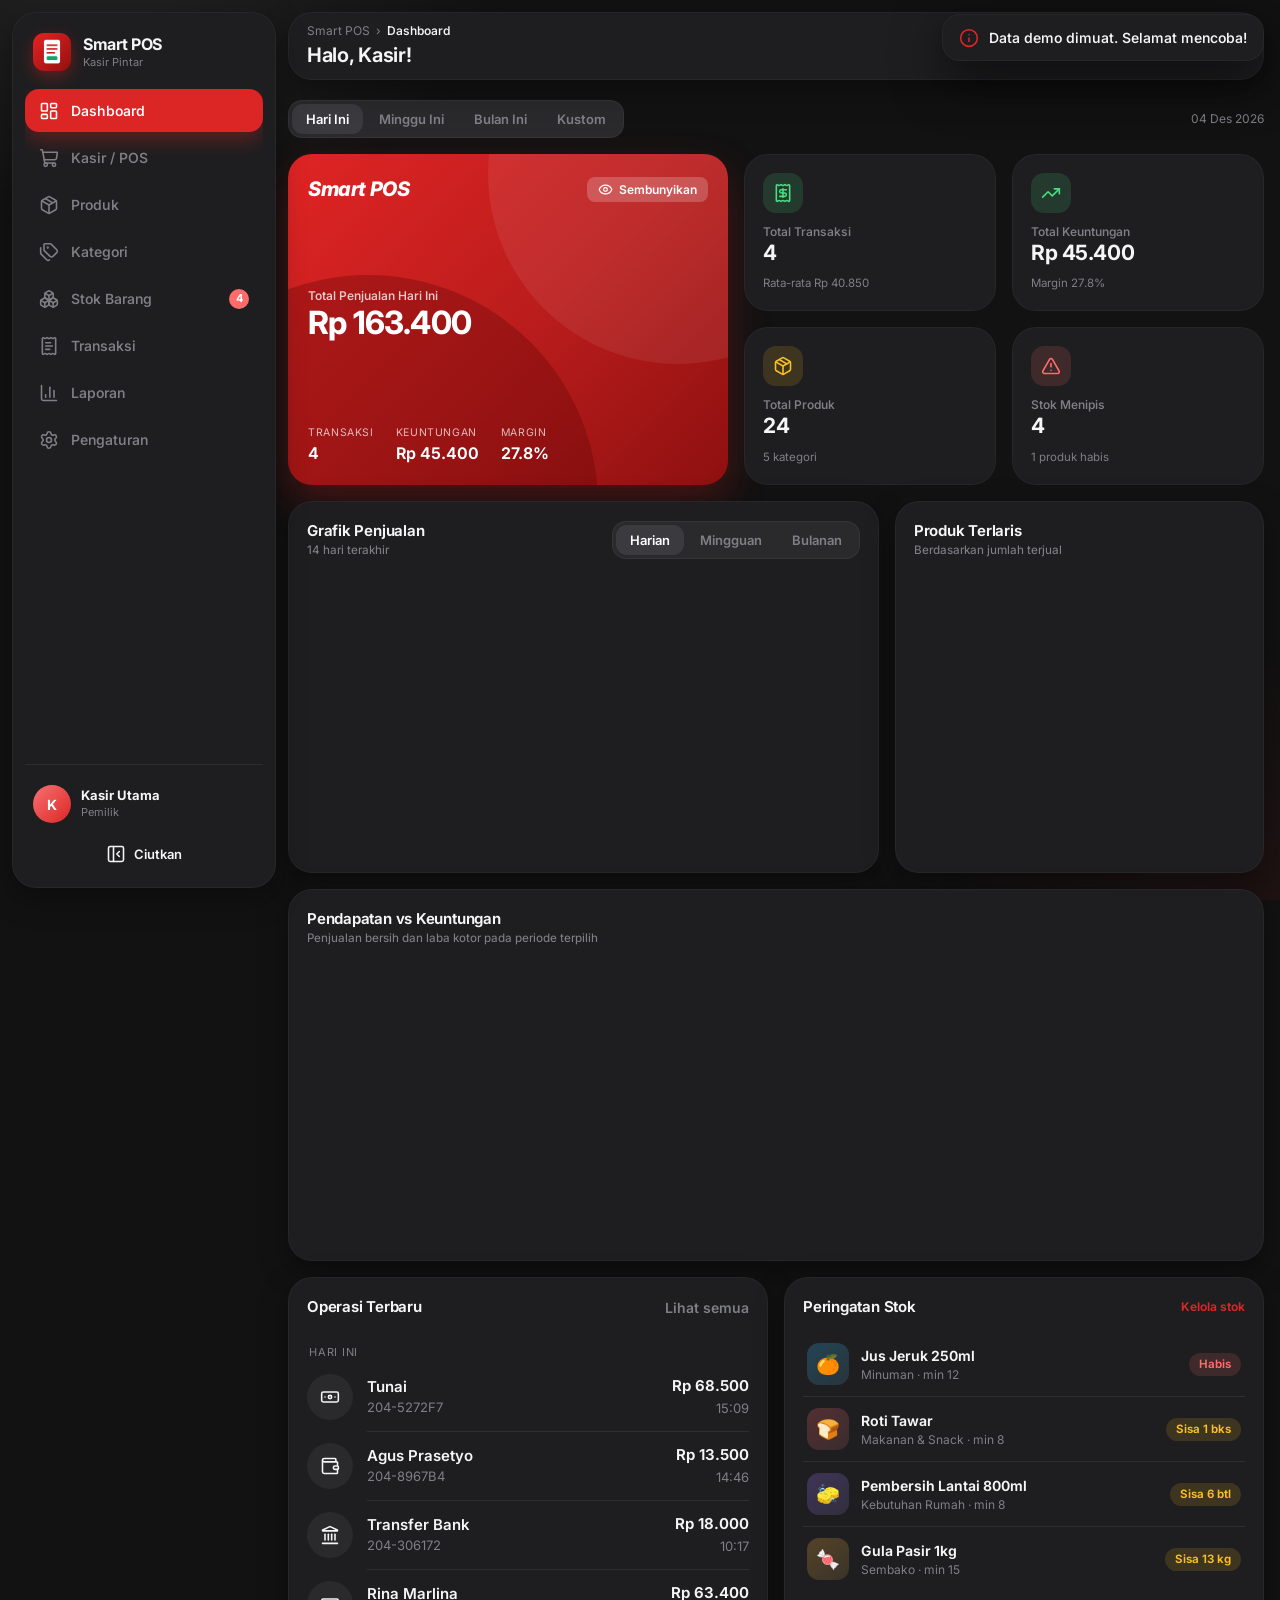
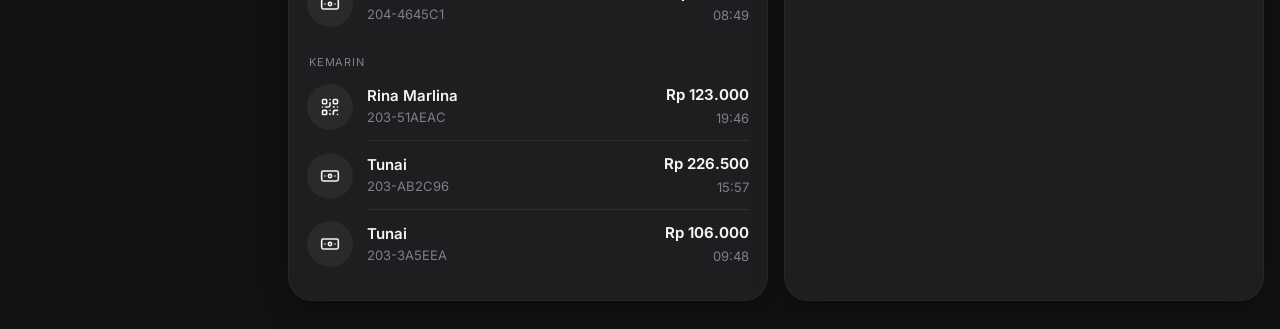
<file: index.html>
<!DOCTYPE html>
<html lang="id">
<head>
  <meta charset="utf-8">
  <meta name="viewport" content="width=device-width, initial-scale=1, viewport-fit=cover">
  <title>Smart POS</title>
  <meta name="description" content="Smart POS - aplikasi kasir modern, offline-first, untuk toko retail, minimarket, dan kafe.">
  <meta name="theme-color" content="#DC2626">
  <link rel="manifest" href="manifest.json">
  <link rel="icon" type="image/svg+xml" href="assets/icons/icon.svg">
  <link rel="apple-touch-icon" href="assets/icons/apple-touch-icon.png">
  <meta name="apple-mobile-web-app-capable" content="yes">
  <meta name="mobile-web-app-capable" content="yes">
  <meta name="apple-mobile-web-app-status-bar-style" content="black-translucent">
  <meta name="apple-mobile-web-app-title" content="Smart POS">
  <link rel="preconnect" href="https://fonts.googleapis.com">
  <link rel="preconnect" href="https://fonts.gstatic.com" crossorigin>
  <link href="https://fonts.googleapis.com/css2?family=Inter:wght@400;500;600;700;800&display=swap" rel="stylesheet">
  <link rel="stylesheet" href="css/variables.css">
  <link rel="stylesheet" href="css/main.css">
  <link rel="stylesheet" href="css/layout.css">
  <link rel="stylesheet" href="css/components.css">
  <link rel="stylesheet" href="css/responsive.css">
  <link rel="stylesheet" href="css/print.css">
  <script>
    // Apply saved theme before first paint (no flash)
    var th = 'dark'; try { th = JSON.parse(localStorage.getItem('spos:theme')) || 'dark'; } catch (e) {} document.documentElement.setAttribute('data-theme', th);
  </script>
</head>
<body>
  <div id="splash"><div class="splash-inner"><img src="assets/icons/icon-192.png" alt=""><b>Smart POS</b><small>Memuat aplikasi…</small></div></div>

  <div class="app" id="app">
    <aside class="sidebar" id="sidebar" aria-label="Navigasi utama">
      <div class="brand">
        <img src="assets/icons/icon-192.png" alt="Smart POS">
        <div class="brand-text"><b>Smart POS</b><small>Kasir Pintar</small></div>
      </div>
      <nav class="nav" id="nav"></nav>
      <div class="sidebar-foot">
        <div class="profile" id="profile"></div>
        <button class="btn btn-ghost btn-sm collapse-btn" id="collapseBtn" aria-label="Ciutkan sidebar"><i data-lucide="panel-left-close"></i><span>Ciutkan</span></button>
      </div>
    </aside>
    <div class="scrim" id="drawerScrim"></div>

    <div class="main">
      <header class="topbar">
        <button class="btn btn-ghost btn-icon menu-toggle" id="menuToggle" aria-label="Menu"><i data-lucide="menu"></i></button>
        <div class="avatar top-avatar" id="topAvatar"></div>
        <div class="titles">
          <div class="crumbs" id="crumbs"></div>
          <h1 id="pageTitle">Smart POS</h1>
        </div>
        <div class="topbar-actions">
          <span class="net-pill" id="netPill" title="Status jaringan"><i class="dot"></i><span class="txt">Online</span></span>
          <button class="btn btn-sm hidden" id="installBtn"><i data-lucide="download"></i><span>Pasang</span></button>
          <a class="btn btn-ghost btn-icon btn-sm bell" href="#/inventory" id="bellBtn" aria-label="Peringatan stok"><i data-lucide="bell"></i><i class="bell-dot hidden" id="bellDot"></i></a>
          <button class="btn btn-ghost btn-icon btn-sm" id="themeBtn" aria-label="Ganti tema"><i data-lucide="moon"></i></button>
        </div>
      </header>
      <main class="view" id="view" tabindex="-1"></main>
    </div>
  </div>

  <nav class="bottom-nav" id="bottomNav" aria-label="Navigasi bawah"></nav>
  <div id="toasts" aria-live="polite"></div>
  <div id="print-area"></div>

  <script src="assets/vendor/lucide.min.js" defer></script>
  <script src="assets/vendor/chart.umd.js" defer></script>
  <script src="assets/vendor/JsBarcode.all.min.js" defer></script>
  <script src="assets/vendor/html5-qrcode.min.js" defer></script>
  <script src="assets/vendor/jspdf.umd.min.js" defer></script>
  <script type="module" src="js/app.js"></script>
  <noscript>Smart POS membutuhkan JavaScript.</noscript>
</body>
</html>
</file>
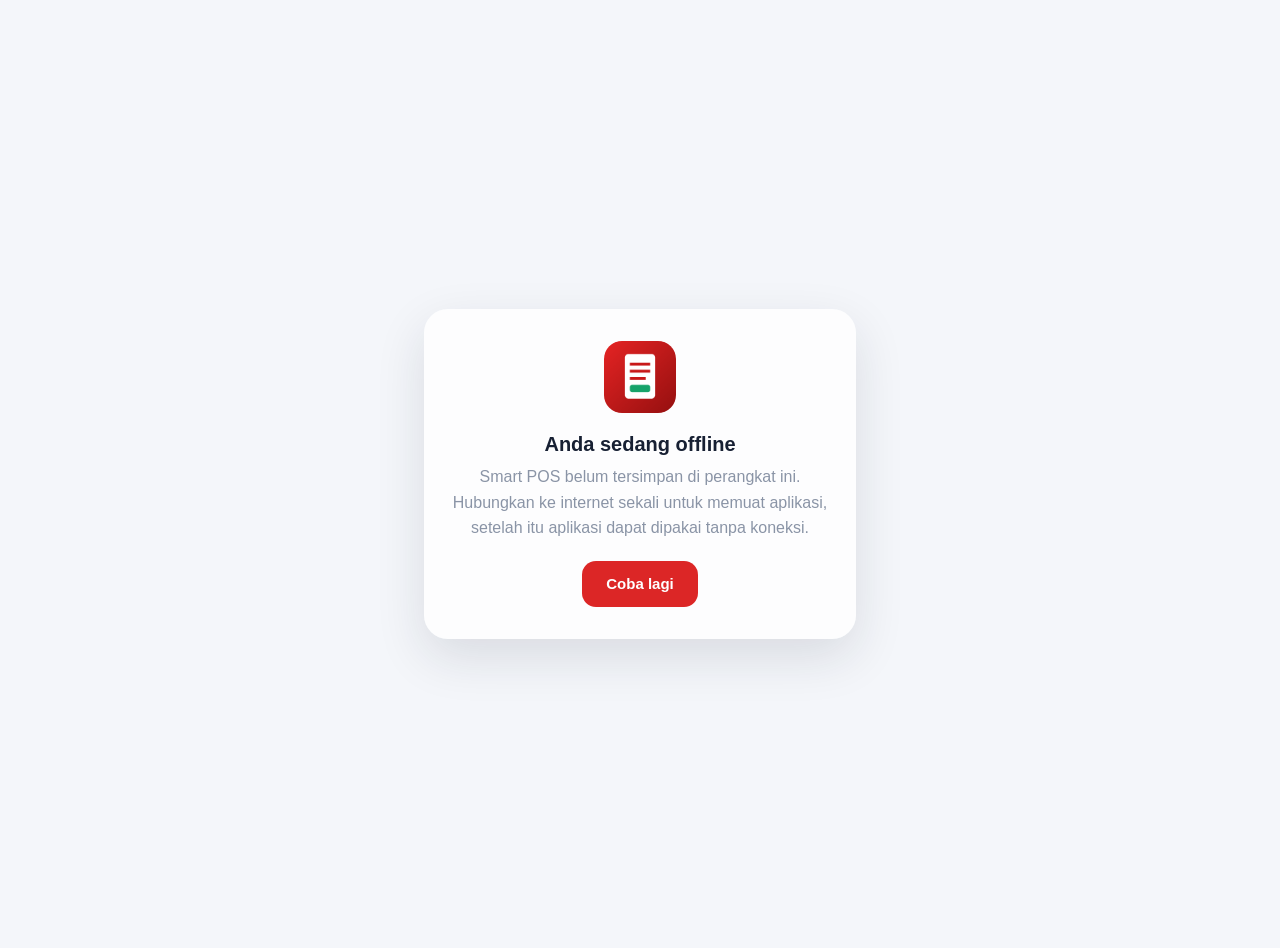
<file: offline.html>
<!DOCTYPE html>
<html lang="id">
<head>
  <meta charset="utf-8">
  <meta name="viewport" content="width=device-width, initial-scale=1, viewport-fit=cover">
  <title>Offline · Smart POS</title>
  <meta name="theme-color" content="#DC2626">
  <style>
    body { margin: 0; min-height: 100dvh; display: grid; place-items: center; padding: 24px; font-family: -apple-system, BlinkMacSystemFont, 'Segoe UI', Roboto, sans-serif; background: #F4F6FA; color: #172033; }
    .box { max-width: 380px; text-align: center; background: rgba(255,255,255,.8); border-radius: 24px; padding: 32px 26px; box-shadow: 0 18px 50px rgba(23,32,51,.12); }
    img { width: 72px; height: 72px; border-radius: 18px; }
    h1 { font-size: 20px; margin: 16px 0 8px; } p { color: #8A94A6; line-height: 1.6; margin: 0 0 20px; }
    button { height: 46px; padding: 0 24px; border: 0; border-radius: 14px; background: #DC2626; color: #fff; font-weight: 600; font-size: 15px; cursor: pointer; }
  </style>
</head>
<body>
  <div class="box">
    <img src="assets/icons/icon-192.png" alt="Smart POS">
    <h1>Anda sedang offline</h1>
    <p>Smart POS belum tersimpan di perangkat ini. Hubungkan ke internet sekali untuk memuat aplikasi, setelah itu aplikasi dapat dipakai tanpa koneksi.</p>
    <button onclick="location.reload()">Coba lagi</button>
  </div>
</body>
</html>
</file>
<file: css/variables.css>
/* Light theme (red accent) */
:root {
  --bg: #F4F4F6;
  --primary: #DC2626;
  --primary-dark: #B91C1C;
  --primary-soft: rgba(220, 38, 38, .10);
  --surface: #FFFFFF;
  --surface-2: #F3F3F5;
  --text: #17171A;
  --text-2: #8A8A93;
  --success: #16A36A;
  --success-soft: rgba(22, 163, 106, .12);
  --warning: #F59E0B;
  --warning-soft: rgba(245, 158, 11, .14);
  --danger: #EF4444;
  --danger-soft: rgba(239, 68, 68, .12);

  --glass: rgba(255, 255, 255, .78);
  --glass-strong: rgba(255, 255, 255, .92);
  --glass-border: rgba(255, 255, 255, .7);
  --border: rgba(23, 23, 26, .08);
  --scrim: rgba(15, 15, 18, .4);

  --shadow-neu: 0 1px 2px rgba(23, 23, 26, .04), 0 4px 14px rgba(23, 23, 26, .05);
  --shadow-soft: 0 8px 28px rgba(23, 23, 26, .07);
  --shadow-float: 0 18px 50px rgba(23, 23, 26, .18);
  --shadow-inset: inset 0 0 0 1px rgba(23, 23, 26, .05);
  --blob-1: rgba(220, 38, 38, .10);
  --blob-2: rgba(22, 163, 106, .06);
  --hero: linear-gradient(135deg, #E02424 0%, #B91C1C 55%, #8E1010 100%);

  --r-sm: 14px;
  --r-md: 18px;
  --r-lg: 24px;

  --sidebar-w: 264px;
  --sidebar-w-collapsed: 86px;
  --header-h: 68px;
  --bottom-nav-h: 68px;
  --safe-top: env(safe-area-inset-top, 0px);
  --safe-bottom: env(safe-area-inset-bottom, 0px);

  /* SF Pro on Apple devices, Inter everywhere else */
  --font: -apple-system, BlinkMacSystemFont, 'SF Pro Display', 'SF Pro Text', 'Inter', 'Segoe UI', Roboto, 'Helvetica Neue', Arial, sans-serif;
  --ease: cubic-bezier(.22, .8, .3, 1);
  --spring: cubic-bezier(.34, 1.4, .64, 1);
}

/* Dark theme (default): near-black, flat surfaces, red accent */
[data-theme="dark"] {
  --bg: #121212;
  --primary: #DC2626;
  --primary-dark: #B91C1C;
  --primary-soft: rgba(220, 38, 38, .16);
  --surface: #1E1E20;
  --surface-2: #2A2A2D;
  --text: #F5F5F7;
  --text-2: #7F7F86;
  --success: #4ADE80;
  --success-soft: rgba(74, 222, 128, .14);
  --warning: #FBBF24;
  --warning-soft: rgba(251, 191, 36, .14);
  --danger: #FF6B6B;
  --danger-soft: rgba(255, 107, 107, .14);
  --glass: #1E1E20;
  --glass-strong: #1E1E20;
  --glass-border: rgba(255, 255, 255, .04);
  --border: rgba(255, 255, 255, .07);
  --scrim: rgba(0, 0, 0, .62);
  --shadow-neu: none;
  --shadow-soft: 0 10px 30px rgba(0, 0, 0, .35);
  --shadow-float: 0 18px 50px rgba(0, 0, 0, .6);
  --shadow-inset: inset 0 0 0 1px rgba(255, 255, 255, .05);
  --blob-1: rgba(255, 255, 255, .07);
  --blob-2: rgba(220, 38, 38, .07);
  color-scheme: dark;
}
</file>
<file: css/main.css>
*, *::before, *::after { box-sizing: border-box; }
html { -webkit-text-size-adjust: 100%; scroll-behavior: smooth; }
body {
  margin: 0;
  font-family: var(--font);
  font-size: 14px;
  line-height: 1.5;
  color: var(--text);
  background: var(--bg);
  -webkit-font-smoothing: antialiased;
  -webkit-tap-highlight-color: transparent;
  overscroll-behavior-y: none;
  min-height: 100dvh;
}
body::before {
  content: "";
  position: fixed; inset: 0; z-index: -1; pointer-events: none;
  background:
    radial-gradient(600px 400px at 8% -5%, var(--blob-1), transparent 70%),
    radial-gradient(500px 380px at 100% 100%, var(--blob-2), transparent 70%);
}
h1, h2, h3, h4 { margin: 0; font-weight: 650; letter-spacing: -.01em; }
h1 { font-size: 20px; } h2 { font-size: 17px; } h3 { font-size: 15px; } h4 { font-size: 14px; }
p { margin: 0; }
a { color: var(--primary); text-decoration: none; }
button { font-family: inherit; font-size: inherit; color: inherit; cursor: pointer; border: 0; background: none; padding: 0; }
input, select, textarea { font-family: inherit; font-size: 14px; color: var(--text); }
img { max-width: 100%; display: block; }
svg.lucide, i[data-lucide] { width: 20px; height: 20px; stroke-width: 1.9; flex-shrink: 0; }
::selection { background: var(--primary-soft); }
::-webkit-scrollbar { width: 8px; height: 8px; }
::-webkit-scrollbar-thumb { background: rgba(138, 148, 166, .35); border-radius: 8px; }
::-webkit-scrollbar-track { background: transparent; }
:focus-visible { outline: 2px solid var(--primary); outline-offset: 2px; }

.muted { color: var(--text-2); }
.small { font-size: 12px; }
.bold { font-weight: 650; }
.right { text-align: right; }
.center { text-align: center; }
.nowrap { white-space: nowrap; }
.hidden { display: none !important; }
.flex { display: flex; align-items: center; gap: 10px; }
.flex-between { display: flex; align-items: center; justify-content: space-between; gap: 10px; }
.grow { flex: 1; min-width: 0; }
.mt { margin-top: 16px; } .mb { margin-bottom: 16px; }
.text-success { color: var(--success); } .text-danger { color: var(--danger); } .text-warning { color: var(--warning); } .text-primary { color: var(--primary); }

/* splash */
#splash {
  position: fixed; inset: 0; z-index: 9999; display: grid; place-items: center;
  background: linear-gradient(160deg, #DC2626, #B91C1C); color: #fff;
  transition: opacity .45s var(--ease), visibility .45s;
}
#splash.done { opacity: 0; visibility: hidden; }
#splash .splash-inner { text-align: center; }
#splash img { width: 88px; height: 88px; margin: 0 auto 14px; border-radius: 22px; box-shadow: 0 14px 40px rgba(0,0,0,.25); animation: pop .6s var(--spring); }
#splash b { font-size: 22px; letter-spacing: -.02em; }
#splash small { display: block; opacity: .75; margin-top: 4px; }

@keyframes pop { from { transform: scale(.6); opacity: 0; } to { transform: scale(1); opacity: 1; } }
@keyframes fadeUp { from { opacity: 0; transform: translateY(10px); } to { opacity: 1; transform: none; } }
@keyframes slideIn { from { opacity: 0; transform: translateX(14px) scale(.98); } to { opacity: 1; transform: none; } }
@keyframes shimmer { 100% { transform: translateX(100%); } }
@keyframes spin { to { transform: rotate(360deg); } }
@keyframes pulse { 0%, 100% { opacity: 1; } 50% { opacity: .45; } }

@media (prefers-reduced-motion: reduce) {
  *, *::before, *::after { animation-duration: .01ms !important; transition-duration: .01ms !important; }
}
</file>
<file: css/layout.css>
.app { display: flex; min-height: 100dvh; }

/* ---------- Sidebar ---------- */
.sidebar {
  position: fixed; top: 12px; left: 12px; bottom: 12px; z-index: 40;
  width: var(--sidebar-w);
  display: flex; flex-direction: column;
  background: var(--glass);
  -webkit-backdrop-filter: blur(24px) saturate(160%); backdrop-filter: blur(24px) saturate(160%);
  border: 1px solid var(--glass-border);
  border-radius: var(--r-lg);
  box-shadow: var(--shadow-soft);
  padding: 16px 12px;
  transition: width .3s var(--ease), transform .35s var(--ease);
}
.brand { display: flex; align-items: center; gap: 12px; padding: 4px 8px 18px; }
.brand img { width: 38px; height: 38px; border-radius: 11px; box-shadow: 0 6px 16px rgba(220, 38, 38, .35); flex-shrink: 0; }
.brand-text { line-height: 1.15; overflow: hidden; white-space: nowrap; }
.brand-text b { font-size: 16px; letter-spacing: -.02em; display: block; }
.brand-text small { color: var(--text-2); font-size: 11px; }
.nav { display: flex; flex-direction: column; gap: 4px; flex: 1; overflow-y: auto; overflow-x: hidden; }
.nav-item {
  position: relative; display: flex; align-items: center; gap: 12px;
  padding: 11px 14px; border-radius: var(--r-sm);
  color: var(--text-2); font-weight: 550; white-space: nowrap;
  transition: background .2s, color .2s, transform .15s;
}
.nav-item:hover { background: var(--primary-soft); color: var(--text); }
.nav-item:active { transform: scale(.97); }
.nav-item.active { background: var(--primary); color: #fff; box-shadow: 0 8px 20px rgba(220, 38, 38, .32); }
.nav-item .badge-count {
  margin-left: auto; min-width: 20px; height: 20px; padding: 0 6px; border-radius: 10px;
  background: var(--danger); color: #fff; font-size: 11px; font-weight: 700;
  display: grid; place-items: center;
}
.sidebar-foot { border-top: 1px solid var(--border); padding-top: 12px; margin-top: 8px; }
.profile { display: flex; align-items: center; gap: 10px; padding: 8px; border-radius: var(--r-sm); }
.avatar {
  width: 38px; height: 38px; border-radius: 50%; flex-shrink: 0;
  display: grid; place-items: center; font-weight: 700; color: #fff;
  background: linear-gradient(135deg, #F87171, var(--primary));
}
.profile-info { line-height: 1.2; overflow: hidden; white-space: nowrap; }
.profile-info b { display: block; font-size: 13px; }
.profile-info small { color: var(--text-2); font-size: 11px; }
.collapse-btn { margin-top: 6px; width: 100%; justify-content: center; }

.app.collapsed .sidebar { width: var(--sidebar-w-collapsed); }
.app.collapsed .brand-text, .app.collapsed .nav-item span.label, .app.collapsed .profile-info, .app.collapsed .collapse-btn span { display: none; }
.app.collapsed .nav-item { justify-content: center; padding: 12px; }
.app.collapsed .nav-item .badge-count { position: absolute; top: 4px; right: 8px; margin: 0; }

/* ---------- Main ---------- */
.main { flex: 1; min-width: 0; margin-left: calc(var(--sidebar-w) + 24px); transition: margin .3s var(--ease); }
.app.collapsed .main { margin-left: calc(var(--sidebar-w-collapsed) + 24px); }

.topbar {
  position: sticky; top: 12px; z-index: 30;
  margin: 12px 16px 0 0; height: var(--header-h);
  display: flex; align-items: center; gap: 14px; padding: 0 18px;
  background: var(--glass);
  -webkit-backdrop-filter: blur(24px) saturate(160%); backdrop-filter: blur(24px) saturate(160%);
  border: 1px solid var(--glass-border);
  border-radius: var(--r-lg);
  box-shadow: var(--shadow-soft);
}
.topbar .titles { min-width: 0; flex: 1; }
.topbar h1 { white-space: nowrap; overflow: hidden; text-overflow: ellipsis; }
.crumbs { font-size: 12px; color: var(--text-2); display: flex; gap: 6px; align-items: center; }
.crumbs b { color: var(--text); font-weight: 550; }
.topbar-actions { display: flex; align-items: center; gap: 8px; }
.topbar .menu-toggle { display: none; }

.net-pill {
  display: inline-flex; align-items: center; gap: 7px; padding: 6px 12px; border-radius: 999px;
  font-size: 12px; font-weight: 600; background: var(--success-soft); color: var(--success);
}
.net-pill i.dot { width: 8px; height: 8px; border-radius: 50%; background: currentColor; }
.net-pill.offline { background: var(--danger-soft); color: var(--danger); }
.net-pill.offline i.dot { animation: pulse 1.4s infinite; }

.view { padding: 20px 16px 28px 0; animation: fadeUp .38s var(--ease); }
.view.leaving { opacity: 0; transition: opacity .12s; }
.page-head { display: flex; align-items: center; justify-content: space-between; gap: 12px; flex-wrap: wrap; margin-bottom: 16px; }
.toolbar { display: flex; flex-wrap: wrap; gap: 10px; align-items: center; margin-bottom: 16px; }
.toolbar .grow { min-width: 180px; }

.grid { display: grid; gap: 16px; }
.grid-cards { grid-template-columns: repeat(5, minmax(0, 1fr)); }
.grid-2 { grid-template-columns: repeat(2, minmax(0, 1fr)); }
.grid-3 { grid-template-columns: repeat(3, minmax(0, 1fr)); }
.grid-metrics { grid-template-columns: repeat(auto-fill, minmax(190px, 1fr)); }
.grid-main { grid-template-columns: minmax(0, 1.6fr) minmax(0, 1fr); }

/* ---------- POS ---------- */
.view.pos-view { padding-bottom: 16px; }
.pos { display: grid; grid-template-columns: minmax(0, 1fr) 390px; gap: 16px; height: calc(100dvh - var(--header-h) - 12px - 12px - 20px - 16px - 12px); min-height: 520px; }
.pos-catalog { display: flex; flex-direction: column; min-height: 0; }
.pos-toolbar { display: flex; flex-direction: column; gap: 12px; margin-bottom: 12px; }
.pos-search-row { display: flex; gap: 10px; }
.chips { display: flex; gap: 8px; overflow-x: auto; padding: 2px 2px 6px; scrollbar-width: none; }
.chips::-webkit-scrollbar { display: none; }
.product-grid { flex: 1; overflow-y: auto; display: grid; gap: 14px; grid-template-columns: repeat(auto-fill, minmax(160px, 1fr)); align-content: start; padding: 4px 4px 16px; }
.cart-panel {
  display: flex; flex-direction: column; min-height: 0;
  background: var(--glass-strong);
  -webkit-backdrop-filter: blur(24px); backdrop-filter: blur(24px);
  border: 1px solid var(--glass-border); border-radius: var(--r-lg);
  box-shadow: var(--shadow-soft);
  overflow: hidden;
}
.cart-fab, .cart-scrim { display: none; }

/* ---------- Bottom nav (mobile) ---------- */
.bottom-nav {
  display: none;
  position: fixed; left: 12px; right: 12px; bottom: calc(10px + var(--safe-bottom)); z-index: 50;
  height: var(--bottom-nav-h); padding: 6px;
  background: var(--glass);
  -webkit-backdrop-filter: blur(26px) saturate(180%); backdrop-filter: blur(26px) saturate(180%);
  border: 1px solid var(--glass-border); border-radius: 26px;
  box-shadow: var(--shadow-float);
  justify-content: space-around; align-items: stretch;
}
.bottom-nav a, .bottom-nav button {
  flex: 1; display: flex; flex-direction: column; align-items: center; justify-content: center; gap: 2px;
  font-size: 10.5px; font-weight: 600; color: var(--text-2); border-radius: 20px;
  transition: color .2s, background .2s, transform .15s var(--spring);
}
.bottom-nav a:active, .bottom-nav button:active { transform: scale(.9); }
.bottom-nav .active { color: var(--primary); background: var(--primary-soft); }
.bottom-nav i[data-lucide], .bottom-nav svg { width: 22px; height: 22px; }
.scrim { position: fixed; inset: 0; background: var(--scrim); z-index: 35; opacity: 0; visibility: hidden; transition: opacity .3s, visibility .3s; }
.scrim.show { opacity: 1; visibility: visible; }
</file>
<file: css/components.css>
/* ---------- Cards ---------- */
.card {
  background: var(--glass-strong);
  -webkit-backdrop-filter: blur(18px); backdrop-filter: blur(18px);
  border: 1px solid var(--glass-border);
  border-radius: var(--r-lg);
  box-shadow: var(--shadow-soft);
  padding: 18px;
  min-width: 0;
}
.card-head { display: flex; align-items: center; justify-content: space-between; gap: 10px; margin-bottom: 14px; flex-wrap: wrap; }
.card-head small { color: var(--text-2); display: block; font-weight: 450; }
.stat { display: flex; flex-direction: column; gap: 10px; box-shadow: var(--shadow-neu); }
.stat .ico { width: 40px; height: 40px; border-radius: 13px; display: grid; place-items: center; background: var(--primary-soft); color: var(--primary); }
.stat .ico.green { background: var(--success-soft); color: var(--success); }
.stat .ico.amber { background: var(--warning-soft); color: var(--warning); }
.stat .ico.red { background: var(--danger-soft); color: var(--danger); }
.stat .label { color: var(--text-2); font-size: 12px; font-weight: 550; }
.stat .value { font-size: 21px; font-weight: 700; letter-spacing: -.02em; line-height: 1.15; word-break: break-word; }
.stat .sub { font-size: 11.5px; color: var(--text-2); }

/* ---------- Buttons ---------- */
.btn {
  display: inline-flex; align-items: center; justify-content: center; gap: 8px;
  height: 42px; padding: 0 18px; border-radius: var(--r-sm);
  font-weight: 600; white-space: nowrap; user-select: none;
  background: var(--surface); color: var(--text);
  border: 1px solid var(--border);
  box-shadow: var(--shadow-neu);
  transition: transform .15s var(--spring), box-shadow .2s, background .2s, opacity .2s;
}
.btn:hover { box-shadow: 0 6px 18px rgba(23, 32, 51, .1); }
.btn:active { transform: scale(.96); box-shadow: var(--shadow-inset); }
.btn:disabled, .btn.loading { opacity: .55; pointer-events: none; }
.btn-primary { background: linear-gradient(180deg, var(--primary), var(--primary-dark)); color: #fff; border-color: transparent; box-shadow: 0 8px 20px rgba(220, 38, 38, .34); }
.btn-primary:hover { box-shadow: 0 10px 26px rgba(220, 38, 38, .42); }
.btn-success { background: linear-gradient(180deg, #1DB97B, var(--success)); color: #fff; border-color: transparent; box-shadow: 0 8px 20px rgba(22, 163, 106, .3); }
.btn-danger { background: var(--danger-soft); color: var(--danger); border-color: transparent; box-shadow: none; }
.btn-danger.solid { background: var(--danger); color: #fff; }
.btn-ghost { background: transparent; box-shadow: none; border-color: transparent; }
.btn-ghost:hover { background: var(--primary-soft); box-shadow: none; }
.btn-sm { height: 34px; padding: 0 12px; font-size: 13px; border-radius: 12px; }
.btn-lg { height: 52px; font-size: 16px; border-radius: var(--r-md); }
.btn-block { width: 100%; }
.btn-icon { width: 42px; padding: 0; }
.btn-icon.btn-sm { width: 34px; }
.btn.loading::after { content: ""; width: 16px; height: 16px; border-radius: 50%; border: 2px solid currentColor; border-top-color: transparent; animation: spin .7s linear infinite; }

/* ---------- Forms ---------- */
.field { display: flex; flex-direction: column; gap: 6px; margin-bottom: 14px; min-width: 0; }
.field > label, .label-t { font-size: 12.5px; font-weight: 600; color: var(--text-2); }
.field .req { color: var(--danger); }
.input, .select, .textarea {
  width: 100%; min-height: 44px; padding: 0 14px;
  background: var(--surface-2); border: 1px solid transparent; border-radius: var(--r-sm);
  box-shadow: var(--shadow-inset); outline: none;
  transition: border-color .2s, box-shadow .2s, background .2s;
  -webkit-appearance: none; appearance: none;
}
.textarea { padding: 12px 14px; resize: vertical; min-height: 84px; }
.select { background-image: url("data:image/svg+xml,%3Csvg xmlns='http://www.w3.org/2000/svg' width='16' height='16' viewBox='0 0 24 24' fill='none' stroke='%238A94A6' stroke-width='2.4' stroke-linecap='round' stroke-linejoin='round'%3E%3Cpath d='m6 9 6 6 6-6'/%3E%3C/svg%3E"); background-repeat: no-repeat; background-position: right 12px center; padding-right: 36px; }
.input:focus, .select:focus, .textarea:focus { border-color: var(--primary); background: var(--surface); box-shadow: 0 0 0 4px var(--primary-soft); }
.input::placeholder { color: var(--text-2); opacity: .8; }
.field.invalid .input, .field.invalid .select, .field.invalid .textarea { border-color: var(--danger); box-shadow: 0 0 0 4px var(--danger-soft); }
.field .err { color: var(--danger); font-size: 12px; display: none; }
.field.invalid .err { display: block; }
.field .hint { font-size: 11.5px; color: var(--text-2); }
.form-row { display: grid; grid-template-columns: repeat(2, minmax(0, 1fr)); gap: 12px; }
.input-group { display: flex; gap: 8px; align-items: stretch; }
.input-group .input { flex: 1; }
.search { position: relative; flex: 1; min-width: 160px; }
.search i, .search svg { position: absolute; left: 14px; top: 50%; transform: translateY(-50%); color: var(--text-2); width: 18px; height: 18px; pointer-events: none; }
.search .input { padding-left: 42px; }
.money-input { font-variant-numeric: tabular-nums; font-weight: 650; font-size: 18px; text-align: right; }

.segmented { display: inline-flex; padding: 4px; gap: 2px; background: var(--surface-2); box-shadow: var(--shadow-inset); border-radius: 14px; max-width: 100%; overflow-x: auto; scrollbar-width: none; }
.segmented::-webkit-scrollbar { display: none; }
.segmented button { padding: 7px 14px; border-radius: 11px; font-weight: 600; font-size: 13px; color: var(--text-2); white-space: nowrap; transition: all .2s var(--ease); }
.segmented button.active { background: var(--surface); color: var(--primary); box-shadow: 0 3px 10px rgba(23, 32, 51, .1); }

.switch { position: relative; width: 50px; height: 30px; flex-shrink: 0; }
.switch input { opacity: 0; width: 0; height: 0; position: absolute; }
.switch span { position: absolute; inset: 0; border-radius: 30px; background: rgba(138, 148, 166, .35); transition: background .25s; cursor: pointer; }
.switch span::after { content: ""; position: absolute; width: 24px; height: 24px; top: 3px; left: 3px; border-radius: 50%; background: #fff; box-shadow: 0 2px 6px rgba(0,0,0,.25); transition: transform .25s var(--spring); }
.switch input:checked + span { background: var(--success); }
.switch input:checked + span::after { transform: translateX(20px); }
.setting-row { display: flex; align-items: center; justify-content: space-between; gap: 14px; padding: 12px 0; border-bottom: 1px solid var(--border); }
.setting-row:last-child { border-bottom: 0; }
.setting-row small { display: block; color: var(--text-2); }

/* ---------- Chips / badges ---------- */
.chip { flex-shrink: 0; padding: 8px 14px; border-radius: 999px; font-weight: 600; font-size: 13px; background: var(--surface); color: var(--text-2); border: 1px solid var(--border); box-shadow: var(--shadow-neu); transition: all .2s var(--ease); white-space: nowrap; }
.chip:active { transform: scale(.94); }
.chip.active { background: var(--primary); color: #fff; border-color: transparent; box-shadow: 0 6px 16px rgba(220, 38, 38, .3); }
.badge { display: inline-flex; align-items: center; gap: 4px; padding: 3px 10px; border-radius: 999px; font-size: 11.5px; font-weight: 650; background: var(--primary-soft); color: var(--primary); white-space: nowrap; }
.badge.green { background: var(--success-soft); color: var(--success); }
.badge.amber { background: var(--warning-soft); color: #B7791F; }
[data-theme="dark"] .badge.amber { color: var(--warning); }
.badge.red { background: var(--danger-soft); color: var(--danger); }
.badge.gray { background: rgba(138, 148, 166, .16); color: var(--text-2); }
.cat-dot { width: 8px; height: 8px; border-radius: 50%; display: inline-block; }

/* ---------- Tables ---------- */
.table-wrap { overflow-x: auto; border-radius: var(--r-md); }
.table { width: 100%; border-collapse: collapse; }
.table th { text-align: left; font-size: 11.5px; text-transform: uppercase; letter-spacing: .04em; color: var(--text-2); font-weight: 650; padding: 10px 12px; border-bottom: 1px solid var(--border); white-space: nowrap; }
.table td { padding: 12px; border-bottom: 1px solid var(--border); vertical-align: middle; }
.table tbody tr { transition: background .15s; }
.table tbody tr:hover { background: var(--primary-soft); }
.table tbody tr.clickable { cursor: pointer; }
.table td.num, .table th.num { text-align: right; font-variant-numeric: tabular-nums; }
.table tfoot td { font-weight: 700; border-top: 2px solid var(--border); border-bottom: 0; }
.cell-product { display: flex; align-items: center; gap: 12px; min-width: 0; }
.cell-product img, .thumb { width: 42px; height: 42px; border-radius: 12px; object-fit: cover; background: var(--surface-2); flex-shrink: 0; }
.row-actions { display: flex; gap: 4px; justify-content: flex-end; }

/* ---------- Product card (POS) ---------- */
.product-card {
  position: relative; text-align: left; display: flex; flex-direction: column;
  background: var(--surface); border: 1px solid var(--border); border-radius: var(--r-md);
  box-shadow: var(--shadow-neu); overflow: hidden;
  transition: transform .18s var(--spring), box-shadow .2s;
}
.product-card:hover { box-shadow: var(--shadow-float); transform: translateY(-2px); }
.product-card:active { transform: scale(.96); }
.product-card .pimg { aspect-ratio: 4 / 3; width: 100%; object-fit: cover; background: var(--surface-2); }
.product-card .pbody { padding: 10px 12px 12px; display: flex; flex-direction: column; gap: 3px; }
.product-card .pname { font-weight: 650; font-size: 13.5px; line-height: 1.3; display: -webkit-box; -webkit-line-clamp: 2; -webkit-box-orient: vertical; overflow: hidden; min-height: 35px; }
.product-card .psku { font-size: 11px; color: var(--text-2); }
.product-card .pprice { font-weight: 700; color: var(--primary); font-size: 14px; }
.product-card .pmeta { display: flex; align-items: center; justify-content: space-between; gap: 4px 6px; margin-top: 4px; flex-wrap: wrap; }
.product-card .pprice { white-space: nowrap; }
.product-card .pcat { position: absolute; top: 8px; left: 8px; background: var(--glass-strong); -webkit-backdrop-filter: blur(10px); backdrop-filter: blur(10px); border: 1px solid var(--glass-border); padding: 2px 9px; border-radius: 999px; font-size: 10.5px; font-weight: 650; display: flex; align-items: center; gap: 5px; }
.product-card.out { opacity: .55; }
.product-card.flash { animation: flash .5s var(--ease); }
@keyframes flash { 0% { box-shadow: 0 0 0 0 rgba(220, 38, 38, .55); } 100% { box-shadow: 0 0 0 14px rgba(220, 38, 38, 0); } }

/* ---------- Cart ---------- */
.cart-head { padding: 16px 16px 10px; display: flex; align-items: center; justify-content: space-between; gap: 8px; }
.cart-meta { padding: 0 16px 10px; display: flex; gap: 8px; }
.cart-meta .btn { flex: 1; min-width: 0; justify-content: flex-start; overflow: hidden; text-overflow: ellipsis; }
.cart-items { flex: 1; overflow-y: auto; padding: 4px 12px; display: flex; flex-direction: column; gap: 8px; }
.cart-item { display: grid; grid-template-columns: 46px 1fr auto; gap: 10px; align-items: center; padding: 10px; background: var(--surface); border-radius: var(--r-sm); border: 1px solid var(--border); animation: slideIn .28s var(--ease); }
.cart-item.pop { animation: pop .3s var(--spring); }
.cart-item .ci-name { font-weight: 600; font-size: 13px; line-height: 1.25; }
.cart-item .ci-price { font-size: 12px; color: var(--text-2); }
.cart-item .ci-sub { font-weight: 700; font-size: 13px; text-align: right; }
.qty { display: inline-flex; align-items: center; gap: 2px; background: var(--surface-2); border-radius: 12px; box-shadow: var(--shadow-inset); padding: 2px; margin-top: 6px; }
.qty button { width: 28px; height: 28px; border-radius: 10px; display: grid; place-items: center; font-weight: 700; }
.qty button:active { background: var(--primary-soft); }
.qty input { width: 38px; text-align: center; border: 0; background: transparent; font-weight: 700; outline: none; padding: 0; -moz-appearance: textfield; }
.qty input::-webkit-outer-spin-button, .qty input::-webkit-inner-spin-button { -webkit-appearance: none; margin: 0; }
.cart-remove { color: var(--text-2); width: 28px; height: 28px; border-radius: 9px; display: grid; place-items: center; margin-left: auto; }
.cart-remove:hover { color: var(--danger); background: var(--danger-soft); }
.cart-summary { padding: 12px 16px 16px; border-top: 1px solid var(--border); background: var(--glass); }
.sum-row { display: flex; justify-content: space-between; align-items: center; padding: 3px 0; font-size: 13.5px; }
.sum-row.total { font-size: 19px; font-weight: 750; padding-top: 8px; margin-top: 4px; border-top: 1px dashed var(--border); }
.discount-box { display: flex; gap: 6px; align-items: center; }
.discount-box .input { min-height: 34px; width: 88px; text-align: right; padding: 0 10px; }
.discount-box .segmented { padding: 2px; }
.discount-box .segmented button { padding: 4px 9px; font-size: 12px; }
.empty { text-align: center; padding: 36px 16px; color: var(--text-2); }
.empty i, .empty svg { width: 42px; height: 42px; margin: 0 auto 10px; opacity: .5; display: block; }
.empty b { display: block; color: var(--text); margin-bottom: 4px; }

/* ---------- Overlay (modal / bottom sheet) ---------- */
.overlay { position: fixed; inset: 0; z-index: 200; display: grid; place-items: center; padding: 20px; background: var(--scrim); -webkit-backdrop-filter: blur(6px); backdrop-filter: blur(6px); animation: fadeIn .25s; }
.overlay.closing { opacity: 0; transition: opacity .2s; }
@keyframes fadeIn { from { opacity: 0; } to { opacity: 1; } }
.sheet { width: min(560px, 100%); max-height: calc(100dvh - 40px); display: flex; flex-direction: column; background: var(--surface); border-radius: 26px; box-shadow: var(--shadow-float); border: 1px solid var(--glass-border); animation: modalIn .32s var(--spring); overflow: hidden; }
.sheet.lg { width: min(820px, 100%); }
.sheet.sm { width: min(420px, 100%); }
.overlay.closing .sheet { transform: scale(.96); transition: transform .2s; }
@keyframes modalIn { from { opacity: 0; transform: scale(.92) translateY(10px); } to { opacity: 1; transform: none; } }
.sheet-grab { display: none; width: 40px; height: 5px; border-radius: 3px; background: rgba(138, 148, 166, .45); margin: 8px auto 0; flex-shrink: 0; }
.sheet-head { display: flex; align-items: center; justify-content: space-between; gap: 10px; padding: 18px 20px 8px; flex-shrink: 0; }
.sheet-body { padding: 8px 20px 16px; overflow-y: auto; flex: 1; overscroll-behavior: contain; }
.sheet-foot { display: flex; gap: 10px; padding: 12px 20px calc(16px + var(--safe-bottom)); border-top: 1px solid var(--border); flex-shrink: 0; background: var(--surface); }
.sheet-foot .btn { flex: 1; }

/* ---------- Toast ---------- */
#toasts { position: fixed; top: calc(14px + var(--safe-top)); right: 16px; z-index: 500; display: flex; flex-direction: column; gap: 8px; pointer-events: none; max-width: calc(100vw - 32px); }
.toast { display: flex; align-items: center; gap: 10px; padding: 12px 16px; min-width: 240px; max-width: 380px; background: var(--glass-strong); -webkit-backdrop-filter: blur(20px); backdrop-filter: blur(20px); border: 1px solid var(--glass-border); border-radius: var(--r-md); box-shadow: var(--shadow-float); font-weight: 550; pointer-events: auto; animation: toastIn .4s var(--spring); }
.toast.out { opacity: 0; transform: translateX(30px); transition: all .3s; }
.toast i, .toast svg { flex-shrink: 0; }
.toast.success i, .toast.success svg { color: var(--success); }
.toast.error i, .toast.error svg { color: var(--danger); }
.toast.warning i, .toast.warning svg { color: var(--warning); }
.toast.info i, .toast.info svg { color: var(--primary); }
@keyframes toastIn { from { opacity: 0; transform: translateY(-14px) scale(.94); } to { opacity: 1; transform: none; } }

/* ---------- Skeleton ---------- */
.skeleton { position: relative; overflow: hidden; background: rgba(138, 148, 166, .16); border-radius: 12px; min-height: 16px; }
.skeleton::after { content: ""; position: absolute; inset: 0; transform: translateX(-100%); background: linear-gradient(90deg, transparent, rgba(255, 255, 255, .5), transparent); animation: shimmer 1.3s infinite; }
[data-theme="dark"] .skeleton::after { background: linear-gradient(90deg, transparent, rgba(255, 255, 255, .08), transparent); }
.sk-card { height: 110px; border-radius: var(--r-lg); }
.sk-block { height: 280px; border-radius: var(--r-lg); }

/* ---------- Misc ---------- */
.chart-box { position: relative; height: 280px; }
.chart-box.sm { height: 240px; }
.list { display: flex; flex-direction: column; }
.list-item { display: flex; align-items: center; gap: 12px; padding: 11px 4px; border-bottom: 1px solid var(--border); }
.list-item:last-child { border-bottom: 0; }
.list-item.clickable { cursor: pointer; border-radius: 12px; padding: 11px 8px; transition: background .15s; }
.list-item.clickable:hover { background: var(--primary-soft); }
.rank { width: 26px; height: 26px; border-radius: 9px; display: grid; place-items: center; font-weight: 700; font-size: 12px; background: var(--primary-soft); color: var(--primary); flex-shrink: 0; }
.progress { height: 7px; border-radius: 4px; background: rgba(138, 148, 166, .2); overflow: hidden; }
.progress > i { display: block; height: 100%; background: var(--primary); border-radius: 4px; transition: width .5s var(--ease); }
.alert { padding: 12px 14px; border-radius: var(--r-sm); background: var(--warning-soft); color: #92600B; display: flex; gap: 10px; align-items: center; font-weight: 550; }
[data-theme="dark"] .alert { color: var(--warning); }
.alert.red { background: var(--danger-soft); color: var(--danger); }
.alert.blue { background: var(--primary-soft); color: var(--primary); }
.kv { display: flex; justify-content: space-between; gap: 12px; padding: 6px 0; }
.kv span:first-child { color: var(--text-2); }
.divider { height: 1px; background: var(--border); margin: 12px 0; }
.dropzone { border: 2px dashed var(--border); border-radius: var(--r-md); padding: 16px; display: flex; align-items: center; gap: 14px; cursor: pointer; transition: border-color .2s, background .2s; }
.dropzone:hover { border-color: var(--primary); background: var(--primary-soft); }
.dropzone img { width: 64px; height: 64px; border-radius: 14px; object-fit: cover; }
.color-row { display: flex; gap: 10px; flex-wrap: wrap; }
.color-row label { width: 34px; height: 34px; border-radius: 50%; cursor: pointer; position: relative; display: grid; place-items: center; }
.color-row input { position: absolute; opacity: 0; }
.color-row label:has(input:checked) { box-shadow: 0 0 0 3px var(--surface), 0 0 0 5px currentColor; }
.cat-card { display: flex; align-items: center; gap: 14px; }
.cat-card .swatch { width: 46px; height: 46px; border-radius: 15px; display: grid; place-items: center; color: #fff; font-size: 20px; flex-shrink: 0; }

.success-modal { text-align: center; padding: 10px 0 4px; }
.success-modal .check { width: 84px; height: 84px; border-radius: 50%; background: var(--success-soft); color: var(--success); display: grid; place-items: center; margin: 0 auto 14px; animation: pop .5s var(--spring); }
.success-modal .check svg, .success-modal .check i { width: 44px; height: 44px; stroke-width: 2.6; }
.success-modal .amount { font-size: 28px; font-weight: 750; letter-spacing: -.02em; }
.pay-methods { display: grid; grid-template-columns: repeat(2, 1fr); gap: 8px; margin-bottom: 14px; }
.pay-method { display: flex; align-items: center; gap: 10px; padding: 12px; border-radius: var(--r-sm); background: var(--surface-2); border: 2px solid transparent; font-weight: 600; transition: all .2s; text-align: left; }
.pay-method.active { border-color: var(--primary); background: var(--primary-soft); color: var(--primary); }
.quick-amounts { display: flex; flex-wrap: wrap; gap: 8px; margin-bottom: 14px; }
.pay-total { text-align: center; padding: 8px 0 16px; }
.pay-total .amount { font-size: 32px; font-weight: 750; letter-spacing: -.02em; color: var(--primary); }
.change-box { display: flex; justify-content: space-between; padding: 14px 16px; border-radius: var(--r-sm); background: var(--success-soft); color: var(--success); font-weight: 700; font-size: 16px; }
.change-box.warn { background: var(--warning-soft); color: #B7791F; }
.change-box.bad { background: var(--danger-soft); color: var(--danger); }

.install-banner { display: flex; align-items: center; gap: 12px; padding: 12px 16px; margin-bottom: 16px; border-radius: var(--r-md); background: linear-gradient(135deg, var(--primary), var(--primary-dark)); color: #fff; box-shadow: 0 10px 28px rgba(220, 38, 38, .3); }
.install-banner .btn { background: #fff; color: var(--primary); border: 0; }

/* scanner */
.scanner { position: fixed; inset: 0; z-index: 300; background: #05070d; color: #fff; display: flex; flex-direction: column; animation: fadeIn .25s; }
.scanner-top { display: flex; align-items: center; justify-content: space-between; padding: calc(14px + var(--safe-top)) 16px 10px; }
.scanner-view { position: relative; flex: 1; display: grid; place-items: center; overflow: hidden; }
.scanner-view #qr-reader { width: 100%; height: 100%; border: 0 !important; }
.scanner-view #qr-reader video { object-fit: cover; width: 100% !important; height: 100% !important; }
.scan-frame { position: absolute; width: min(78vw, 340px); height: min(46vw, 200px); border-radius: 22px; box-shadow: 0 0 0 100vmax rgba(0, 0, 0, .55); pointer-events: none; }
.scan-frame::before, .scan-frame::after { content: ""; position: absolute; inset: 0; border-radius: 22px; border: 3px solid #fff; mask: linear-gradient(#000 0 0) top left / 34px 34px no-repeat, linear-gradient(#000 0 0) top right / 34px 34px no-repeat, linear-gradient(#000 0 0) bottom left / 34px 34px no-repeat, linear-gradient(#000 0 0) bottom right / 34px 34px no-repeat; -webkit-mask: linear-gradient(#000 0 0) top left / 34px 34px no-repeat, linear-gradient(#000 0 0) top right / 34px 34px no-repeat, linear-gradient(#000 0 0) bottom left / 34px 34px no-repeat, linear-gradient(#000 0 0) bottom right / 34px 34px no-repeat; }
.scan-line { position: absolute; left: 8%; right: 8%; height: 2px; background: var(--danger); box-shadow: 0 0 12px var(--danger); animation: scanline 1.8s ease-in-out infinite alternate; }
@keyframes scanline { from { top: 12%; } to { top: 88%; } }
.scanner-bottom { padding: 14px 16px calc(16px + var(--safe-bottom)); background: rgba(10, 14, 24, .9); display: flex; flex-direction: column; gap: 10px; }
.scanner-bottom .input { background: rgba(255, 255, 255, .1); color: #fff; box-shadow: none; }
.scanner-bottom .btn { background: rgba(255, 255, 255, .12); color: #fff; border: 0; box-shadow: none; }
.scanner-bottom .btn-primary { background: var(--primary); }
.scan-status { text-align: center; font-weight: 600; min-height: 22px; }
.scan-status.ok { color: #4ADE80; } .scan-status.bad { color: #F87171; }

.label-sheet { display: grid; gap: 6px; }
.thermal-opts { display: flex; gap: 8px; align-items: center; flex-wrap: wrap; }
.receipt-preview-wrap { background: var(--surface-2); border-radius: var(--r-md); padding: 18px; display: flex; justify-content: center; overflow: auto; max-height: 52vh; box-shadow: var(--shadow-inset); }

.cart-close { display: none; }

/* ===== iOS dark / red wallet-style refinements ===== */
.top-avatar { display: none; }
.bell { position: relative; }
.bell-dot { position: absolute; top: 6px; right: 7px; width: 10px; height: 10px; border-radius: 50%; background: var(--primary); border: 2px solid var(--surface); }
[data-theme="dark"] .btn:not(.btn-primary):not(.btn-success):not(.btn-danger):not(.btn-ghost) { background: var(--surface-2); border-color: transparent; }
[data-theme="dark"] .chip:not(.active) { background: var(--surface-2); border-color: transparent; }
[data-theme="dark"] .segmented button.active { background: #3A3A3F; color: #fff; box-shadow: none; }
[data-theme="dark"] .card.stat { box-shadow: none; }
[data-theme="dark"] .product-card { border-color: transparent; }
[data-theme="dark"] .cart-item { background: var(--surface-2); border-color: transparent; }
[data-theme="dark"] .qty { background: var(--surface); }
[data-theme="dark"] .pay-method, [data-theme="dark"] .dropzone { background: var(--surface-2); }
h1, h2, h3 { font-weight: 650; letter-spacing: -.015em; }

.dash-top { display: grid; grid-template-columns: minmax(300px, 440px) minmax(0, 1fr); gap: 16px; align-items: stretch; }
.stat-grid { display: grid; grid-template-columns: repeat(2, minmax(0, 1fr)); gap: 16px; }
.hero-card { position: relative; overflow: hidden; isolation: isolate; border-radius: 24px; padding: 20px; color: #fff; min-height: 200px; display: flex; flex-direction: column; justify-content: space-between; gap: 18px; background: var(--hero); box-shadow: 0 18px 40px rgba(185, 28, 28, .32); }
.hero-card::before { content: ""; position: absolute; z-index: -1; width: 460px; height: 460px; border-radius: 50%; left: -150px; bottom: -250px; background: rgba(90, 6, 6, .32); }
.hero-card::after { content: ""; position: absolute; z-index: -1; width: 380px; height: 380px; border-radius: 50%; right: -140px; top: -170px; background: rgba(255, 255, 255, .07); }
.hero-top { display: flex; align-items: center; justify-content: space-between; gap: 10px; }
.hero-brand { font-size: 20px; font-weight: 800; font-style: italic; letter-spacing: -.02em; }
.hero-pill { display: inline-flex; align-items: center; gap: 6px; padding: 5px 11px; border-radius: 8px; font-size: 12px; font-weight: 600; background: rgba(255, 255, 255, .2); color: #fff; }
.hero-pill i, .hero-pill svg { width: 15px; height: 15px; }
.hero-label { font-size: 12px; opacity: .78; font-weight: 550; }
.hero-amount { font-size: 32px; font-weight: 750; letter-spacing: -.025em; line-height: 1.15; word-break: break-word; }
.hero-foot { display: flex; gap: 22px; flex-wrap: wrap; }
.hero-foot span { display: block; font-size: 10.5px; text-transform: uppercase; letter-spacing: .06em; opacity: .7; }
.hero-foot b { font-size: 16px; font-weight: 650; }

.op-group { margin-bottom: 4px; }
.op-label { font-size: 11px; letter-spacing: .07em; text-transform: uppercase; color: var(--text-2); padding: 12px 2px 2px; }
.op-item { display: flex; align-items: center; gap: 14px; cursor: pointer; border-radius: 14px; transition: background .15s; }
.op-item:hover { background: var(--primary-soft); }
.op-ico { width: 46px; height: 46px; border-radius: 50%; background: var(--surface-2); display: grid; place-items: center; flex-shrink: 0; }
.op-body { flex: 1; min-width: 0; display: flex; justify-content: space-between; align-items: center; gap: 10px; padding: 12px 0; border-bottom: 1px solid var(--border); }
.op-group .op-item:last-child .op-body { border-bottom: 0; }
.op-title { font-weight: 600; font-size: 15px; overflow: hidden; text-overflow: ellipsis; white-space: nowrap; }
.op-sub { color: var(--text-2); font-size: 13px; overflow: hidden; text-overflow: ellipsis; white-space: nowrap; }
.op-amt { text-align: right; flex-shrink: 0; }
.op-amt b { display: block; font-weight: 650; font-size: 15px; }
.op-amt span { color: var(--text-2); font-size: 13px; }
.link-muted { color: var(--text-2); font-weight: 600; font-size: 14px; }
</file>
<file: css/responsive.css>
/* ===== Large desktop tweaks ===== */
@media (max-width: 1400px) {
  .grid-cards { grid-template-columns: repeat(3, minmax(0, 1fr)); }
}

/* ===== Tablet & below (< 1024px): sidebar becomes drawer, cart becomes drawer ===== */
@media (max-width: 1023px) {
  .sidebar { transform: translateX(calc(-100% - 24px)); box-shadow: var(--shadow-float); z-index: 60; }
  .app.drawer-open .sidebar { transform: none; }
  .app.collapsed .sidebar { width: var(--sidebar-w); }
  .app.collapsed .brand-text, .app.collapsed .nav-item span.label, .app.collapsed .profile-info { display: block; }
  .app.collapsed .nav-item { justify-content: flex-start; padding: 11px 14px; }
  .collapse-btn { display: none; }
  .main, .app.collapsed .main { margin-left: 0; }
  .topbar { margin: 10px 12px 0 12px; }
  .view { padding: 16px 12px 28px; }
  .topbar .menu-toggle { display: inline-flex; }
  .grid-main { grid-template-columns: minmax(0, 1fr); }
  .grid-cards { grid-template-columns: repeat(2, minmax(0, 1fr)); }
  .grid-cards > :last-child:nth-child(odd) { grid-column: 1 / -1; }

  /* POS: single column, cart drawer */
  .pos { grid-template-columns: minmax(0, 1fr); height: auto; min-height: 0; }
  .pos-catalog { min-height: 60vh; }
  .product-grid { overflow: visible; padding-bottom: 100px; grid-template-columns: repeat(auto-fill, minmax(150px, 1fr)); }
  .cart-panel {
    position: fixed; top: 10px; right: 10px; bottom: 10px; width: min(420px, calc(100vw - 20px)); z-index: 90;
    transform: translateX(calc(100% + 20px)); transition: transform .38s var(--ease);
    box-shadow: var(--shadow-float);
  }
  .pos.cart-open .cart-panel { transform: none; }
  .cart-scrim { display: block; position: fixed; inset: 0; z-index: 85; background: var(--scrim); opacity: 0; visibility: hidden; transition: opacity .3s, visibility .3s; }
  .pos.cart-open .cart-scrim { opacity: 1; visibility: visible; }
  .cart-fab {
    display: flex; align-items: center; justify-content: space-between; gap: 12px;
    position: fixed; z-index: 80; left: 50%; transform: translateX(-50%);
    bottom: calc(24px + var(--safe-bottom)); width: min(520px, calc(100vw - 32px)); height: 58px; padding: 0 18px;
    border-radius: 20px; color: #fff; font-weight: 700;
    background: linear-gradient(180deg, var(--primary), var(--primary-dark));
    box-shadow: 0 14px 34px rgba(220, 38, 38, .45);
    transition: transform .2s var(--spring);
  }
  .cart-fab:active { transform: translateX(-50%) scale(.97); }
  .cart-fab.empty-cart { opacity: .92; }
  .cart-fab .cnt { background: rgba(255, 255, 255, .22); border-radius: 12px; padding: 4px 10px; font-size: 13px; }
  .pos.cart-open ~ .cart-fab { display: none; }
}

/* ===== Mobile (< 768px): iOS-like ===== */
@media (max-width: 767px) {
  body { font-size: 15px; }
  .sidebar { display: none; }
  .topbar .menu-toggle { display: none; }
  .bottom-nav { display: flex; }
  .main { padding-bottom: calc(var(--bottom-nav-h) + 34px + var(--safe-bottom)); }
  .topbar { top: calc(8px + var(--safe-top)); margin: calc(8px + var(--safe-top)) 10px 0; height: 58px; padding: 0 14px; border-radius: 20px; }
  .topbar h1 { font-size: 17px; }
  .crumbs { display: none; }
  .net-pill span.txt { display: none; }
  .net-pill { padding: 8px; }
  #installBtn span { display: none; }
  .view { padding: 14px 10px 20px; }
  .card { padding: 16px; border-radius: 22px; }
  .grid-cards { grid-template-columns: repeat(2, minmax(0, 1fr)); gap: 12px; }
  .grid-2, .grid-3 { grid-template-columns: minmax(0, 1fr); }
  .form-row { grid-template-columns: minmax(0, 1fr); gap: 0; }
  .form-row.keep { grid-template-columns: repeat(2, minmax(0, 1fr)); gap: 10px; }
  .btn { height: 46px; }
  .btn-sm { height: 36px; }
  .btn-icon { width: 46px; }
  .btn-icon.btn-sm { width: 36px; }
  .input, .select { min-height: 48px; font-size: 16px; }
  .textarea { font-size: 16px; }
  .toolbar > .btn, .toolbar > .select { flex: 1 1 auto; }
  .page-head .btn { flex: 1; }
  .stat .value { font-size: 18px; }

  /* Bottom sheet instead of modal */
  .overlay { place-items: end center; padding: 0; }
  .sheet, .sheet.lg, .sheet.sm {
    width: 100%; max-height: 92dvh; border-radius: 28px 28px 0 0; border-bottom: 0;
    animation: sheetUp .38s var(--ease);
  }
  .overlay.closing .sheet { transform: translateY(100%); transition: transform .25s var(--ease); }
  .sheet-grab { display: block; }
  @keyframes sheetUp { from { transform: translateY(100%); } to { transform: none; } }
  .sheet-foot { position: sticky; bottom: 0; }
  #toasts { left: 10px; right: 10px; top: calc(74px + var(--safe-top)); align-items: stretch; }
  .toast { max-width: none; }

  /* POS mobile: cart as bottom sheet */
  .view.pos-view { padding-bottom: 10px; }
  .product-grid { grid-template-columns: repeat(2, minmax(0, 1fr)); gap: 10px; padding-bottom: 110px; }
  .cart-panel {
    top: auto; left: 0; right: 0; bottom: 0; width: 100%; height: 90dvh;
    border-radius: 28px 28px 0 0; transform: translateY(105%);
  }
  .pos.cart-open .cart-panel { transform: none; }
  .cart-panel .cart-summary { padding-bottom: calc(16px + var(--safe-bottom)); }
  .cart-fab { bottom: calc(var(--bottom-nav-h) + 24px + var(--safe-bottom)); }

  /* Responsive tables -> stacked cards */
  .table.responsive thead { display: none; }
  .table.responsive, .table.responsive tbody, .table.responsive tr, .table.responsive td, .table.responsive tfoot { display: block; width: 100%; }
  .table.responsive tr { background: var(--surface); border: 1px solid var(--border); border-radius: var(--r-md); padding: 8px 12px; margin-bottom: 10px; box-shadow: var(--shadow-neu); }
  .table.responsive td { border: 0; padding: 6px 0; display: flex; justify-content: space-between; align-items: center; gap: 12px; text-align: right !important; }
  .table.responsive td::before { content: attr(data-label); color: var(--text-2); font-size: 12px; font-weight: 600; text-align: left; flex-shrink: 0; }
  .table.responsive td[data-label=""]::before, .table.responsive td:not([data-label])::before { display: none; }
  .table.responsive td.first { display: block; text-align: left !important; padding-top: 4px; }
  .table.responsive td.first::before { display: none; }
  .table.responsive td.actions { justify-content: flex-end; border-top: 1px solid var(--border); margin-top: 4px; padding-top: 8px; }
  .table.responsive tfoot tr { background: var(--primary-soft); }
}

@media (max-width: 380px) {
  .grid-cards { grid-template-columns: minmax(0, 1fr); }
}

@media (max-width: 1023px) { .cart-close { display: inline-flex; } }

/* ===== Wallet-style navigation & header ===== */
.bottom-nav {
  left: 0; right: 0; bottom: 0; border-radius: 28px 28px 0 0;
  height: calc(var(--bottom-nav-h) + var(--safe-bottom)); padding: 6px 10px var(--safe-bottom);
  background: var(--surface); border: 0; border-top: 1px solid var(--border);
  box-shadow: 0 -10px 30px rgba(0, 0, 0, .22); align-items: center;
  -webkit-backdrop-filter: none; backdrop-filter: none;
}
.bottom-nav a, .bottom-nav button { height: 100%; border-radius: 16px; }
.bottom-nav .active { background: none; color: var(--text); }
.bottom-nav a.center-tab {
  flex: 0 0 60px; width: 60px; height: 60px; margin-top: -30px; border-radius: 50%;
  background: var(--primary); color: #fff; box-shadow: 0 10px 24px rgba(220, 38, 38, .45);
}
.bottom-nav a.center-tab span { display: none; }
.bottom-nav a.center-tab.active { background: var(--primary); color: #fff; }
.bottom-nav a.center-tab i, .bottom-nav a.center-tab svg { width: 26px; height: 26px; }
@media (max-width: 1023px) { .dash-top { grid-template-columns: minmax(0, 1fr); } }
@media (max-width: 767px) {
  .topbar { top: 0; margin: 0; padding: calc(12px + var(--safe-top)) 16px 10px; height: auto; border-radius: 0; background: var(--bg); border: 0; box-shadow: none; -webkit-backdrop-filter: none; backdrop-filter: none; }
  .top-avatar { display: grid; width: 44px; height: 44px; font-size: 16px; }
  .topbar h1 { font-size: 20px; font-weight: 700; }
  .hero-amount { font-size: 28px; }
  .op-ico { width: 44px; height: 44px; }
}
</file>
<file: css/print.css>
/* ===== Print area (screen: hidden) ===== */
#print-area { display: none; }

/* ===== Receipt (used on screen preview AND print) ===== */
.receipt {
  font-family: 'Courier New', Courier, monospace;
  color: #000; background: #fff;
  font-size: 11px; line-height: 1.35;
  padding: 2mm 1mm;
  width: 48mm; /* printable width for 58mm paper */
  margin: 0 auto;
  position: relative;
}
.receipt.w80 { width: 72mm; font-size: 12px; }
.receipt .rc-center { text-align: center; }
.receipt .rc-logo { max-width: 22mm; max-height: 18mm; margin: 0 auto 2mm; display: block; filter: grayscale(1) contrast(1.4); }
.receipt .rc-store { font-weight: 700; font-size: 1.25em; text-transform: uppercase; }
.receipt .rc-sep { border: 0; border-top: 1px dashed #000; margin: 2mm 0; }
.receipt .rc-row { display: flex; justify-content: space-between; gap: 2mm; }
.receipt .rc-row span:last-child { text-align: right; white-space: nowrap; }
.receipt .rc-item-name { font-weight: 700; word-break: break-word; }
.receipt .rc-total { font-weight: 700; font-size: 1.2em; }
.receipt .rc-void { position: absolute; top: 40%; left: 0; right: 0; text-align: center; font-size: 26px; font-weight: 900; transform: rotate(-18deg); border: 3px solid #000; opacity: .35; padding: 2px; margin: 0 6mm; }
.receipt .rc-foot { margin-top: 2mm; text-align: center; }

/* ===== Barcode labels ===== */
.labels-grid { display: flex; flex-wrap: wrap; gap: 3mm; padding: 2mm; background: #fff; color: #000; font-family: Arial, sans-serif; }
.label-item { width: 50mm; height: 28mm; border: 1px dotted #888; padding: 1.5mm; display: flex; flex-direction: column; align-items: center; justify-content: center; text-align: center; overflow: hidden; page-break-inside: avoid; break-inside: avoid; }
.label-item .ln { font-size: 8.5pt; font-weight: 700; line-height: 1.1; max-height: 2.3em; overflow: hidden; }
.label-item .lp { font-size: 9pt; font-weight: 700; }
.label-item svg { max-width: 100%; height: 13mm; }

/* ===== Printable report ===== */
.report-print { font-family: Arial, sans-serif; color: #000; background: #fff; padding: 10mm; }
.report-print h1 { font-size: 18pt; margin-bottom: 2px; }
.report-print .rp-sub { color: #444; margin-bottom: 8mm; font-size: 10pt; }
.report-print .rp-sum { display: grid; grid-template-columns: repeat(3, 1fr); gap: 3mm; margin-bottom: 6mm; }
.report-print .rp-sum div { border: 1px solid #bbb; padding: 3mm; border-radius: 2mm; font-size: 9.5pt; }
.report-print .rp-sum b { display: block; font-size: 12pt; }
.report-print table { width: 100%; border-collapse: collapse; font-size: 9pt; }
.report-print th, .report-print td { border-bottom: 1px solid #ccc; padding: 2mm; text-align: left; }
.report-print th { background: #eee; }
.report-print .num { text-align: right; }

@media print {
  html, body { background: #fff !important; margin: 0 !important; padding: 0 !important; }
  body::before { display: none !important; }
  body > *:not(#print-area) { display: none !important; }
  #print-area { display: block !important; }
  * { -webkit-print-color-adjust: exact; print-color-adjust: exact; box-shadow: none !important; -webkit-backdrop-filter: none !important; backdrop-filter: none !important; }
  .receipt { margin: 0; }
  .receipt-break { page-break-after: always; }
}
</file>
